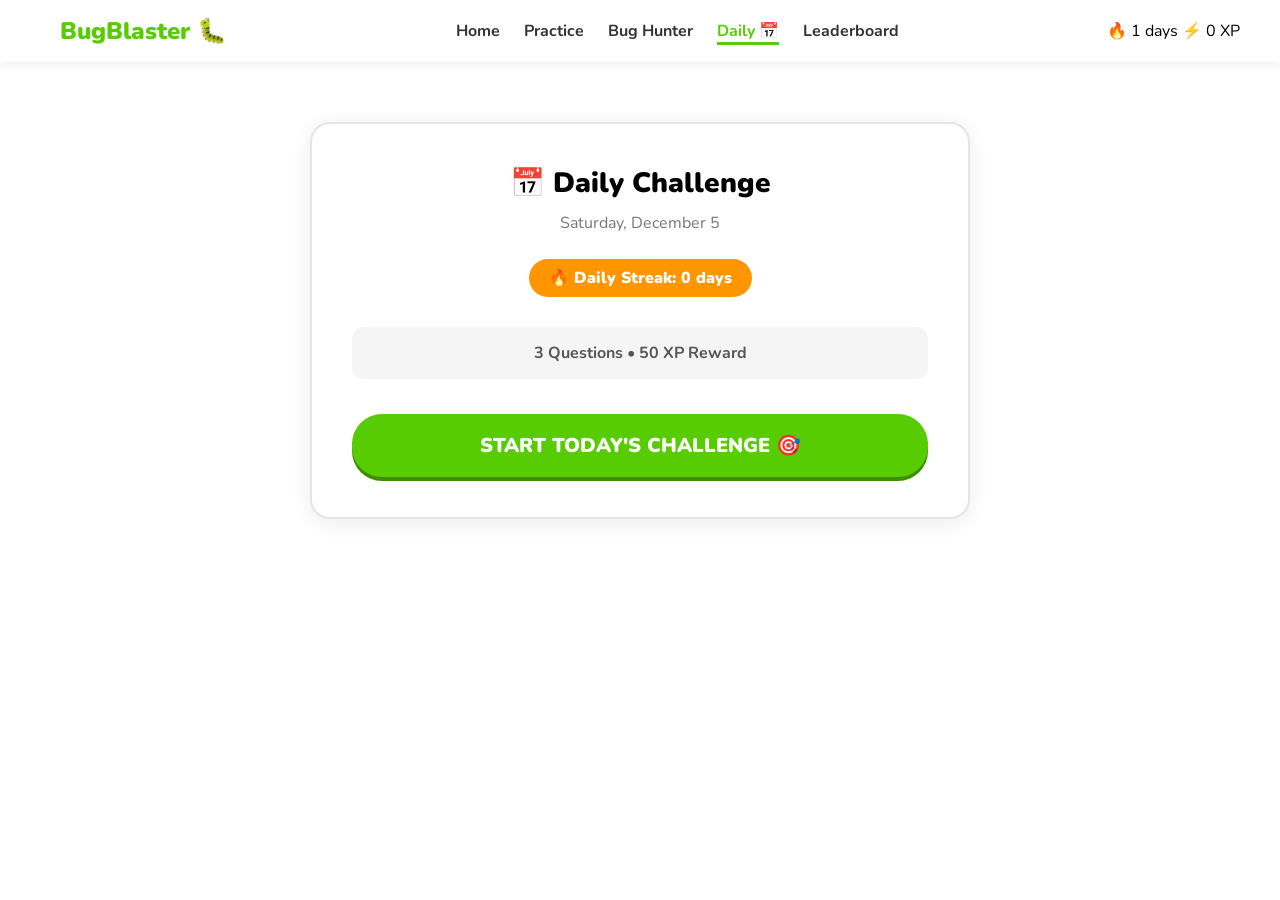
<file: daily.html>
<!DOCTYPE html>
<html lang="en">
<head>
<meta charset="UTF-8">
<meta name="viewport" content="width=device-width, initial-scale=1.0">
<title>BugBlaster | Daily Challenge</title>
<link href="https://fonts.googleapis.com/css2?family=Nunito:wght@400;700;900&display=swap" rel="stylesheet">
<style>
*{margin:0;padding:0;box-sizing:border-box;font-family:'Nunito',sans-serif;}
body{background:#fff;min-height:100vh;}
nav{display:flex;justify-content:space-between;align-items:center;padding:15px 40px;background:white;box-shadow:0 2px 10px rgba(0,0,0,0.08);}
.logo{font-size:24px;font-weight:900;color:#58CC02;text-decoration:none;}
nav a{text-decoration:none;color:#333;font-weight:700;margin-left:20px;}
nav a.active{color:#58CC02;border-bottom:3px solid #58CC02;}
.xp-badge{font-weight:900;}
.main{max-width:700px;margin:40px auto;padding:20px;text-align:center;}
.card{background:white;border:2px solid #e5e5e5;border-radius:20px;padding:40px;box-shadow:0 4px 20px rgba(0,0,0,0.08);}
.streak-badge{background:#FF9600;color:white;border-radius:30px;padding:8px 20px;font-weight:900;display:inline-block;margin:15px 0;}
.info-box{background:#f5f5f5;border-radius:12px;padding:15px;margin:15px 0;font-weight:700;color:#555;}
.start-btn{padding:18px 40px;background:#58CC02;color:white;border:none;border-radius:30px;font-size:20px;font-weight:900;cursor:pointer;margin-top:20px;box-shadow:0 4px 0 #3d8f00;width:100%;}
.start-btn:hover{background:#4db800;}
.start-btn:active{transform:translateY(2px);box-shadow:none;}
.progress-bar{background:#e5e5e5;border-radius:10px;height:10px;margin:15px 0;}
.progress-fill{background:#58CC02;border-radius:10px;height:10px;transition:width 0.3s;}
.code-block{background:#1e1e1e;border-radius:12px;padding:15px;text-align:left;margin:15px 0;}
.code-line{display:flex;align-items:center;padding:10px;border-radius:6px;cursor:pointer;color:#d4d4d4;font-family:monospace;font-size:15px;}
.code-line:hover{background:#2d2d2d;}
.line-num{color:#858585;margin-right:15px;min-width:20px;}
.answer-grid{display:grid;grid-template-columns:1fr 1fr;gap:10px;margin-top:15px;}
.answer-btn{padding:15px;background:white;border:2px solid #58CC02;border-radius:12px;font-size:15px;font-weight:700;cursor:pointer;color:#58CC02;}
.answer-btn:hover{background:#f0fff0;}
.feedback{padding:15px;border-radius:12px;margin:15px 0;font-weight:700;display:none;}
.feedback.correct{background:#e8f5e9;color:#58CC02;}
.feedback.wrong{background:#fdecea;color:#ff4444;}
.next-btn{padding:15px 30px;background:#58CC02;color:white;border:none;border-radius:20px;font-size:16px;font-weight:900;cursor:pointer;display:none;margin-top:10px;}
.completed-card{background:#e8f5e9;border:2px solid #58CC02;border-radius:20px;padding:40px;text-align:center;}
.xp-text{color:#FFD700;font-size:32px;font-weight:900;margin:10px 0;}
.share-btn{padding:12px 30px;background:white;border:2px solid #58CC02;color:#58CC02;border-radius:20px;font-size:16px;font-weight:700;cursor:pointer;margin-top:15px;}
</style>
</head>
<body>

<nav>
  <a href="index.html" class="logo">BugBlaster 🐛</a>
  <div>
    <a href="index.html">Home</a>
    <a href="practice.html">Practice</a>
    <a href="game.html">Bug Hunter</a>
    <a href="daily.html" class="active">Daily 📅</a>
    <a href="leaderboard.html">Leaderboard</a>
  </div>
  <div>
    🔥 <span id="nav-streak">0</span> days
    ⚡ <span id="nav-xp">0</span> XP
  </div>
</nav>

<div class="main">

<div id="intro-card" class="card">
  <h1 style="font-size:28px;font-weight:900;">📅 Daily Challenge</h1>
  <p id="today-date" style="color:#777;margin:10px 0;"></p>
  <div class="streak-badge">🔥 Daily Streak: <span id="daily-streak-count">0</span> days</div>
  <div class="info-box">3 Questions &bull; 50 XP Reward</div>
  <button class="start-btn" onclick="startDaily()">START TODAY'S CHALLENGE 🎯</button>
</div>

<div id="challenge-card" style="display:none;">
  <div style="margin-bottom:20px;">
    <p id="progress-text" style="font-weight:900;font-size:18px;margin-bottom:8px;">Question 1 of 3</p>
    <div class="progress-bar"><div class="progress-fill" id="progress-fill" style="width:33%;"></div></div>
  </div>
  <div class="card">
    <div id="question-content"></div>
    <div class="feedback" id="feedback"></div>
    <button class="next-btn" id="next-btn" onclick="nextQuestion()">Next Question →</button>
  </div>
</div>

<div id="completed-card" class="completed-card" style="display:none;">
  <div style="font-size:50px;">🎉</div>
  <h2 style="font-size:24px;font-weight:900;color:#58CC02;margin:10px 0;">Daily Challenge Complete!</h2>
  <div class="xp-text">+50 XP</div>
  <p style="color:#555;">You crushed today's challenge!</p>
  <p style="color:#58CC02;font-weight:700;margin-top:10px;">Come back tomorrow for a new one! 🌅</p>
  <button class="share-btn" onclick="shareResult()">Share My Result 🎯</button>
  <p style="margin-top:30px; color:#ccc; font-size:12px;">
    Developer testing only:
    <button onclick="resetDaily()" style="background:none; border:1px solid #ccc; color:#ccc; border-radius:10px; padding:4px 10px; cursor:pointer; font-size:12px;">
      Reset Daily (Dev Only)
    </button>
  </p>
</div>

</div>

<script>
var currentQ = 0;
var todayKey = new Date().toDateString();

var QUESTIONS = [
  {
    type: 'bug',
    lang: 'Python',
    code: ['def add(a, b):', '    return a - b', 'print(add(3, 4))'],
    bug: 2,
    explanation: 'Should be + not - to add numbers correctly.'
  },
  {
    type: 'guess',
    code: 'console.log("Hello World")',
    answer: 'JavaScript',
    options: ['Python', 'JavaScript', 'Java', 'C++'],
    funFact: 'JavaScript was created in just 10 days in 1995!'
  },
  {
    type: 'bug',
    lang: 'Java',
    code: ['int x = 5;', 'if(x = 5){', '    System.out.println("yes");', '}'],
    bug: 2,
    explanation: 'Use == for comparison, not = which is assignment.'
  }
];

window.onload = function() {
  var xp = localStorage.getItem('bugblaster_xp') || '0';
  var streak = localStorage.getItem('bugblaster_streak') || '0';
  document.getElementById('nav-xp').textContent = xp;
  document.getElementById('nav-streak').textContent = streak;
  var dailyStreak = localStorage.getItem('bugblaster_daily_streak') || '0';
  document.getElementById('daily-streak-count').textContent = dailyStreak;
  var d = new Date();
  document.getElementById('today-date').textContent = d.toLocaleDateString('en-US', {weekday:'long', month:'long', day:'numeric'});
  if(localStorage.getItem('bugblaster_last_daily') === todayKey) {
    document.getElementById('intro-card').style.display = 'none';
    document.getElementById('completed-card').style.display = 'block';
  }
};

function startDaily() {
  currentQ = 0;
  document.getElementById('intro-card').style.display = 'none';
  document.getElementById('challenge-card').style.display = 'block';
  loadQuestion();
}

function loadQuestion() {
  var q = QUESTIONS[currentQ];
  var pct = ((currentQ+1)/3*100)+'%';
  document.getElementById('progress-text').textContent = 'Question '+(currentQ+1)+' of 3';
  document.getElementById('progress-fill').style.width = pct;
  document.getElementById('feedback').style.display = 'none';
  document.getElementById('next-btn').style.display = 'none';
  var html = '';
  if(q.type === 'bug') {
    html += '<p style="font-weight:700;margin-bottom:10px;">🐛 '+q.lang+' — Click the buggy line:</p>';
    html += '<div class="code-block">';
    for(var i=0; i<q.code.length; i++) {
      html += '<div class="code-line" id="line'+(i+1)+'" onclick="checkBug('+(i+1)+')">';
      html += '<span class="line-num">'+(i+1)+'</span>';
      html += q.code[i].replace(/</g,'&lt;').replace(/>/g,'&gt;');
      html += '</div>';
    }
    html += '</div>';
  } else {
    html += '<p style="font-weight:700;margin-bottom:10px;">🌐 What language is this code?</p>';
    html += '<div class="code-block"><code style="color:#58CC02;font-family:monospace;">'+q.code+'</code></div>';
    html += '<div class="answer-grid">';
    for(var j=0; j<q.options.length; j++) {
      html += '<button class="answer-btn" onclick="checkGuess(\''+q.options[j]+'\')">'+q.options[j]+'</button>';
    }
    html += '</div>';
  }
  document.getElementById('question-content').innerHTML = html;
}

function checkBug(line) {
  var q = QUESTIONS[currentQ];
  if(line === q.bug) {
    document.getElementById('line'+line).style.background = '#1a4a1a';
    document.getElementById('line'+line).style.color = '#58CC02';
    showFeedback(true, '✅ Correct! '+q.explanation);
  } else {
    document.getElementById('line'+line).style.background = '#4a1a1a';
    document.getElementById('line'+line).style.color = '#ff4444';
    showFeedback(false, '❌ Wrong line! Try again.');
  }
}

function checkGuess(lang) {
  var q = QUESTIONS[currentQ];
  var btns = document.querySelectorAll('.answer-btn');
  btns.forEach(function(b){ b.disabled=true; b.style.opacity='0.6'; });
  if(lang === q.answer) {
    showFeedback(true, '✅ Correct! '+q.funFact);
  } else {
    showFeedback(false, '❌ Wrong! It was '+q.answer+'.');
  }
}

function showFeedback(correct, msg) {
  var fb = document.getElementById('feedback');
  fb.className = 'feedback '+(correct?'correct':'wrong');
  fb.textContent = msg;
  fb.style.display = 'block';
  var nb = document.getElementById('next-btn');
  nb.style.display = 'inline-block';
  nb.textContent = currentQ < 2 ? 'Next Question →' : 'Finish! 🎉';
}

function nextQuestion() {
  if(currentQ < 2) {
    currentQ++;
    loadQuestion();
  } else {
    finishDaily();
  }
}

function finishDaily() {
  localStorage.setItem('bugblaster_last_daily', todayKey);
  var xp = parseInt(localStorage.getItem('bugblaster_xp')||'0') + 50;
  localStorage.setItem('bugblaster_xp', xp);
  var ds = parseInt(localStorage.getItem('bugblaster_daily_streak')||'0') + 1;
  localStorage.setItem('bugblaster_daily_streak', ds);
  document.getElementById('challenge-card').style.display = 'none';
  document.getElementById('completed-card').style.display = 'block';
}

function shareResult() {
  var msg = 'I just completed today\'s BugBlaster Daily Challenge! 🐛 Can you solve it too? #BugBlaster';
  navigator.clipboard.writeText(msg).then(function(){
    alert('Copied! Share it with your friends 🎯');
  });
}

function resetDaily() {
  localStorage.removeItem('bugblaster_last_daily');
  localStorage.removeItem('bugblaster_daily_streak');
  location.reload();
}
</script>
</body>
</html>
</file>
